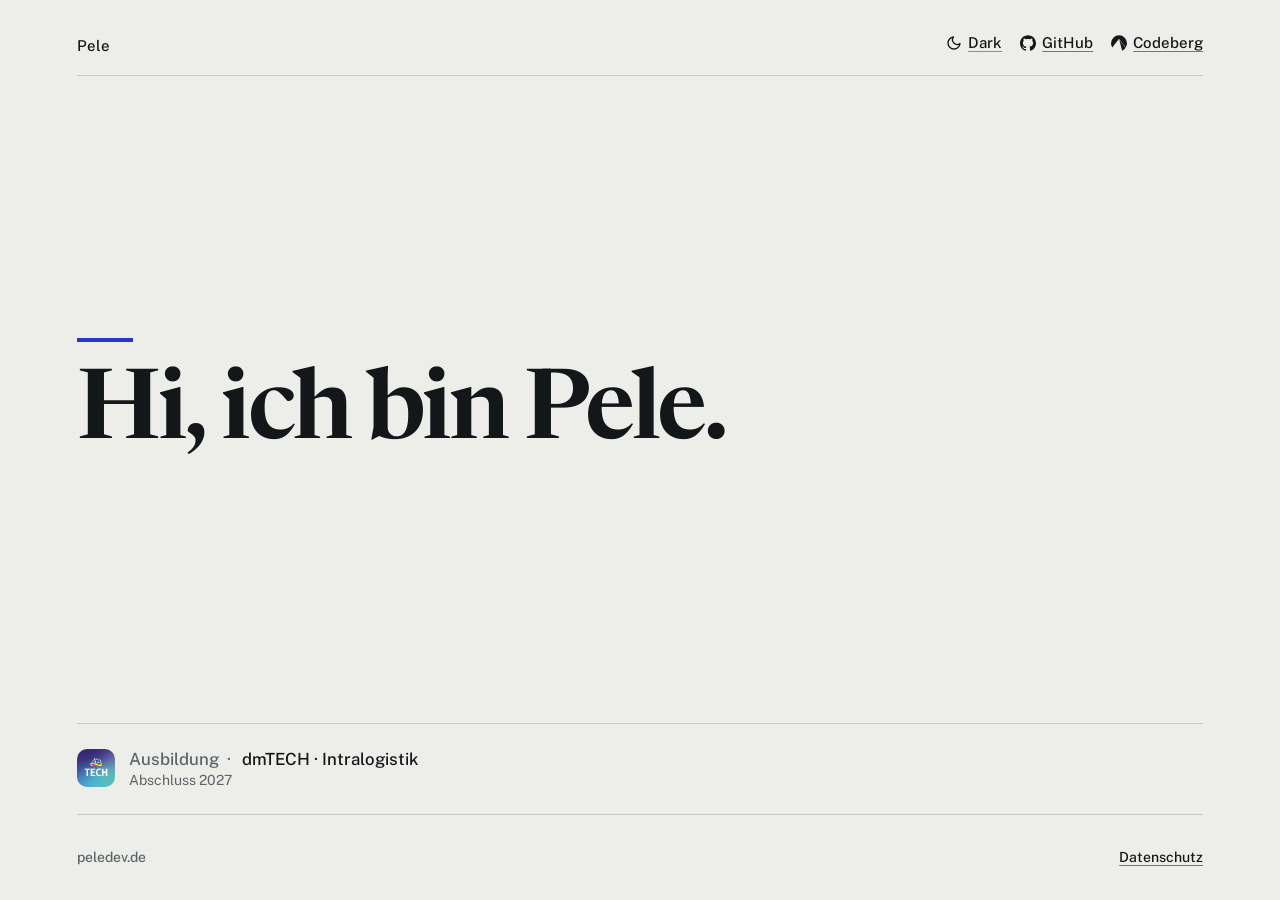
<file: site/index.html>
<!DOCTYPE html>
<html lang="de">
<head>
  <meta charset="utf-8">
  <meta name="viewport" content="width=device-width, initial-scale=1">
  <title>peledev.de — Fachinformatiker Anwendungsentwicklung</title>
  <meta name="description" content="peledev.de — Fachinformatiker Anwendungsentwicklung.">
  <link rel="icon" href="favicon.svg" type="image/svg+xml">
  <link rel="apple-touch-icon" href="og-icon.png">
  <meta name="color-scheme" content="light dark">
  <meta name="theme-color" content="#EDEEEA" media="(prefers-color-scheme: light)">
  <meta name="theme-color" content="#101314" media="(prefers-color-scheme: dark)">
  <meta property="og:type" content="website">
  <meta property="og:locale" content="de_DE">
  <meta property="og:site_name" content="peledev.de">
  <meta property="og:title" content="Pele — Fachinformatiker Anwendungsentwicklung">
  <meta property="og:description" content="Fachinformatiker Anwendungsentwicklung.">
  <meta property="og:url" content="https://peledev.de/">
  <meta property="og:image" content="https://peledev.de/og.png">
  <meta property="og:image:width" content="1200">
  <meta property="og:image:height" content="630">
  <meta property="og:image:alt" content="Pele — Fachinformatiker Anwendungsentwicklung">
  <meta name="twitter:card" content="summary_large_image">
  <meta name="twitter:title" content="Pele — Fachinformatiker Anwendungsentwicklung">
  <meta name="twitter:description" content="Fachinformatiker Anwendungsentwicklung.">
  <meta name="twitter:image" content="https://peledev.de/og.png">
  <link rel="preload" href="fonts/Newsreader-normal.woff2" as="font" type="font/woff2" crossorigin>
  <link rel="preload" href="fonts/PublicSans-normal.woff2" as="font" type="font/woff2" crossorigin>
  <link rel="stylesheet" href="styles.css?v=e78933ee">
  <script src="theme.js?v=3aa9b80b"></script>
</head>
<body>
  <header class="site-header">
    <a class="wordmark" href="index.html">Pele</a>
    <span class="header-right">
      <button class="theme-toggle" type="button" data-theme-toggle data-target="dark">
        <svg class="theme-icon theme-icon-sun" viewBox="0 0 24 24" width="16" height="16" fill="none"
             stroke="currentColor" stroke-width="2" stroke-linecap="round" stroke-linejoin="round"
             aria-hidden="true" focusable="false">
          <circle cx="12" cy="12" r="4"/>
          <path d="M12 2v2M12 20v2M4.93 4.93l1.41 1.41M17.66 17.66l1.41 1.41M2 12h2M20 12h2M4.93 19.07l1.41-1.41M17.66 6.34l1.41-1.41"/>
        </svg>
        <svg class="theme-icon theme-icon-moon" viewBox="0 0 24 24" width="16" height="16" fill="none"
             stroke="currentColor" stroke-width="2" stroke-linecap="round" stroke-linejoin="round"
             aria-hidden="true" focusable="false">
          <path d="M21 12.79A9 9 0 1 1 11.21 3 7 7 0 0 0 21 12.79Z"/>
        </svg>
        <span class="theme-toggle-label">Dunkel</span>
      </button>
      <a class="header-link" href="https://github.com/GreyTime" aria-label="GitHub">
        <svg viewBox="0 0 24 24" width="16" height="16" fill="currentColor" aria-hidden="true" focusable="false">
          <path d="M12 .297c-6.63 0-12 5.373-12 12 0 5.303 3.438 9.8 8.205 11.385.6.113.82-.258.82-.577 0-.285-.01-1.04-.015-2.04-3.338.724-4.042-1.61-4.042-1.61C4.422 18.07 3.633 17.7 3.633 17.7c-1.087-.744.084-.729.084-.729 1.205.084 1.838 1.236 1.838 1.236 1.07 1.835 2.809 1.305 3.495.998.108-.776.417-1.305.76-1.605-2.665-.3-5.466-1.332-5.466-5.93 0-1.31.465-2.38 1.235-3.22-.135-.303-.54-1.523.105-3.176 0 0 1.005-.322 3.3 1.23.96-.267 1.98-.399 3-.405 1.02.006 2.04.138 3 .405 2.28-1.552 3.285-1.23 3.285-1.23.645 1.653.24 2.873.12 3.176.765.84 1.23 1.91 1.23 3.22 0 4.61-2.805 5.625-5.475 5.92.42.36.81 1.096.81 2.22 0 1.606-.015 2.896-.015 3.286 0 .315.21.69.825.57C20.565 22.092 24 17.592 24 12.297c0-6.627-5.373-12-12-12"/>
        </svg>
        <span class="header-link-label">GitHub</span>
      </a>
      <a class="header-link" href="https://codeberg.org/pele" aria-label="Codeberg">
        <svg viewBox="0 0 24 24" width="16" height="16" fill="currentColor" aria-hidden="true" focusable="false">
          <path d="M11.955.49A12 12 0 0 0 0 12.49a12 12 0 0 0 1.832 6.373L11.838 5.928a.187.14 0 0 1 .324 0l10.006 12.935A12 12 0 0 0 24 12.49a12 12 0 0 0-12-12 12 12 0 0 0-.045 0zm.375 6.467 4.416 16.553a12 12 0 0 0 5.137-4.213z"/>
        </svg>
        <span class="header-link-label">Codeberg</span>
      </a>
    </span>
  </header>

  <main>
    <div class="hero">
      <div class="accent-line" aria-hidden="true"></div>
      <h1 class="hero-title">Hi, ich bin Pele.</h1>
    </div>

    <section class="current" aria-label="Aktuell">
      <img class="current-logo" src="img/dmtech.jpg" width="38" height="38"
           alt="dmTECH" loading="lazy" decoding="async">
      <p class="current-text">
        <span class="current-label">Ausbildung</span>
        dmTECH · Intralogistik
        <span class="current-meta">Abschluss 2027</span>
      </p>
    </section>
  </main>

  <footer class="site-footer">
    <span class="footer-domain">peledev.de</span>
    <a href="datenschutz.html">Datenschutz</a>
  </footer>
</body>
</html>
</file>
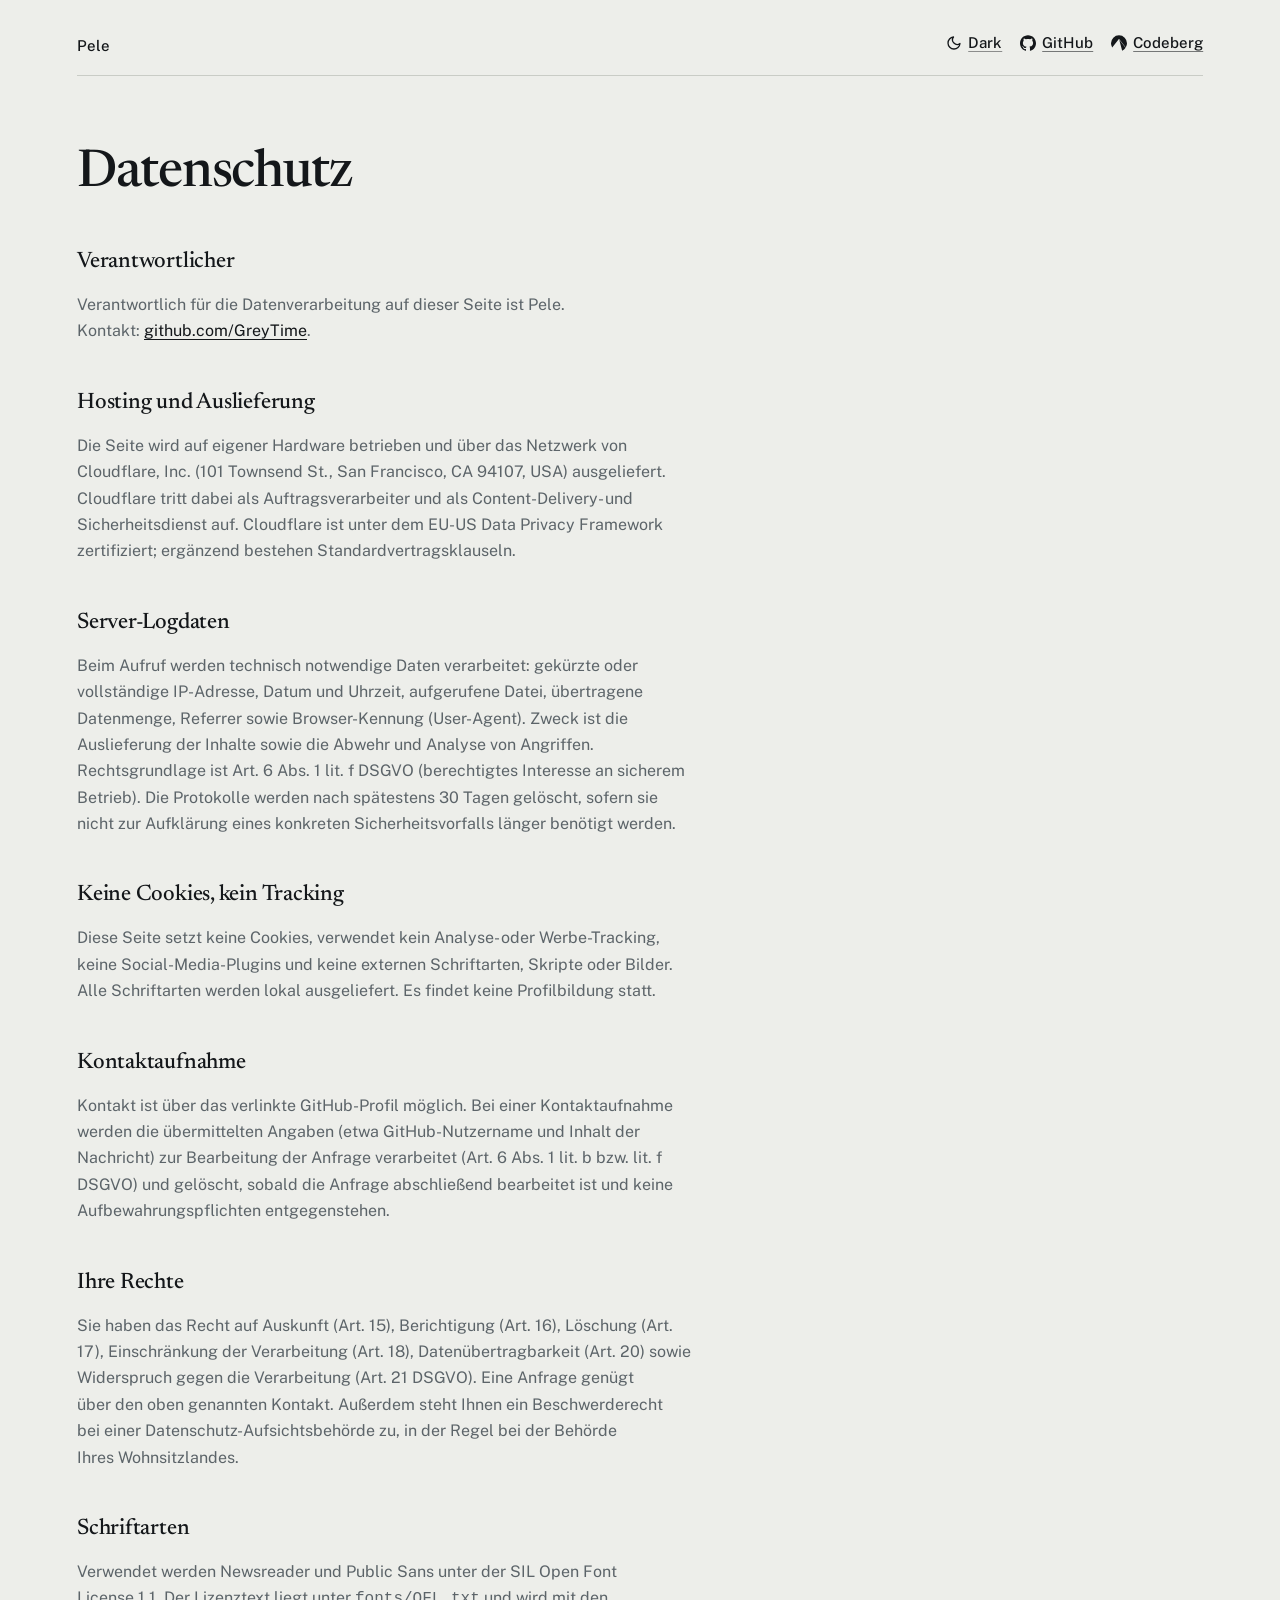
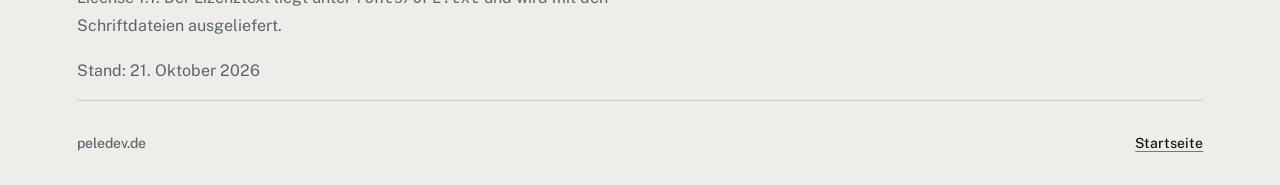
<file: site/datenschutz.html>
<!DOCTYPE html>
<html lang="de">
<head>
  <meta charset="utf-8">
  <meta name="viewport" content="width=device-width, initial-scale=1">
  <title>Datenschutz — peledev.de</title>
  <meta name="description" content="Datenschutzerklärung für peledev.de: keine Cookies, kein Tracking, keine externen Ressourcen.">
  <meta name="robots" content="noindex">
  <link rel="icon" href="favicon.svg" type="image/svg+xml">
  <meta name="color-scheme" content="light dark">
  <meta name="theme-color" content="#EDEEEA" media="(prefers-color-scheme: light)">
  <meta name="theme-color" content="#101314" media="(prefers-color-scheme: dark)">
  <link rel="preload" href="fonts/Newsreader-normal.woff2" as="font" type="font/woff2" crossorigin>
  <link rel="preload" href="fonts/PublicSans-normal.woff2" as="font" type="font/woff2" crossorigin>
  <link rel="stylesheet" href="styles.css?v=e78933ee">
  <script src="theme.js?v=3aa9b80b"></script>
</head>
<body>
  <header class="site-header">
    <a class="wordmark" href="index.html">Pele</a>
    <span class="header-right">
      <button class="theme-toggle" type="button" data-theme-toggle data-target="dark">
        <svg class="theme-icon theme-icon-sun" viewBox="0 0 24 24" width="16" height="16" fill="none"
             stroke="currentColor" stroke-width="2" stroke-linecap="round" stroke-linejoin="round"
             aria-hidden="true" focusable="false">
          <circle cx="12" cy="12" r="4"/>
          <path d="M12 2v2M12 20v2M4.93 4.93l1.41 1.41M17.66 17.66l1.41 1.41M2 12h2M20 12h2M4.93 19.07l1.41-1.41M17.66 6.34l1.41-1.41"/>
        </svg>
        <svg class="theme-icon theme-icon-moon" viewBox="0 0 24 24" width="16" height="16" fill="none"
             stroke="currentColor" stroke-width="2" stroke-linecap="round" stroke-linejoin="round"
             aria-hidden="true" focusable="false">
          <path d="M21 12.79A9 9 0 1 1 11.21 3 7 7 0 0 0 21 12.79Z"/>
        </svg>
        <span class="theme-toggle-label">Dunkel</span>
      </button>
      <a class="header-link" href="https://github.com/GreyTime" aria-label="GitHub">
        <svg viewBox="0 0 24 24" width="16" height="16" fill="currentColor" aria-hidden="true" focusable="false">
          <path d="M12 .297c-6.63 0-12 5.373-12 12 0 5.303 3.438 9.8 8.205 11.385.6.113.82-.258.82-.577 0-.285-.01-1.04-.015-2.04-3.338.724-4.042-1.61-4.042-1.61C4.422 18.07 3.633 17.7 3.633 17.7c-1.087-.744.084-.729.084-.729 1.205.084 1.838 1.236 1.838 1.236 1.07 1.835 2.809 1.305 3.495.998.108-.776.417-1.305.76-1.605-2.665-.3-5.466-1.332-5.466-5.93 0-1.31.465-2.38 1.235-3.22-.135-.303-.54-1.523.105-3.176 0 0 1.005-.322 3.3 1.23.96-.267 1.98-.399 3-.405 1.02.006 2.04.138 3 .405 2.28-1.552 3.285-1.23 3.285-1.23.645 1.653.24 2.873.12 3.176.765.84 1.23 1.91 1.23 3.22 0 4.61-2.805 5.625-5.475 5.92.42.36.81 1.096.81 2.22 0 1.606-.015 2.896-.015 3.286 0 .315.21.69.825.57C20.565 22.092 24 17.592 24 12.297c0-6.627-5.373-12-12-12"/>
        </svg>
        <span class="header-link-label">GitHub</span>
      </a>
      <a class="header-link" href="https://codeberg.org/pele" aria-label="Codeberg">
        <svg viewBox="0 0 24 24" width="16" height="16" fill="currentColor" aria-hidden="true" focusable="false">
          <path d="M11.955.49A12 12 0 0 0 0 12.49a12 12 0 0 0 1.832 6.373L11.838 5.928a.187.14 0 0 1 .324 0l10.006 12.935A12 12 0 0 0 24 12.49a12 12 0 0 0-12-12 12 12 0 0 0-.045 0zm.375 6.467 4.416 16.553a12 12 0 0 0 5.137-4.213z"/>
        </svg>
        <span class="header-link-label">Codeberg</span>
      </a>
    </span>
  </header>

  <main class="legal">
    <h1 class="legal-title">Datenschutz</h1>

    <div class="prose">
      <h2>Verantwortlicher</h2>
      <p>Verantwortlich für die Datenverarbeitung auf dieser Seite ist Pele. Kontakt: <a href="https://github.com/GreyTime">github.com/GreyTime</a>.</p>

      <h2>Hosting und Auslieferung</h2>
      <p>Die Seite wird auf eigener Hardware betrieben und über das Netzwerk von Cloudflare, Inc. (101 Townsend St., San Francisco, CA 94107, USA) ausgeliefert. Cloudflare tritt dabei als Auftragsverarbeiter und als Content-Delivery- und Sicherheitsdienst auf. Cloudflare ist unter dem EU-US Data Privacy Framework zertifiziert; ergänzend bestehen Standardvertragsklauseln.</p>

      <h2>Server-Logdaten</h2>
      <p>Beim Aufruf werden technisch notwendige Daten verarbeitet: gekürzte oder vollständige IP-Adresse, Datum und Uhrzeit, aufgerufene Datei, übertragene Datenmenge, Referrer sowie Browser-Kennung (User-Agent). Zweck ist die Auslieferung der Inhalte sowie die Abwehr und Analyse von Angriffen. Rechtsgrundlage ist Art. 6 Abs. 1 lit. f DSGVO (berechtigtes Interesse an sicherem Betrieb). Die Protokolle werden nach spätestens 30 Tagen gelöscht, sofern sie nicht zur Aufklärung eines konkreten Sicherheitsvorfalls länger benötigt werden.</p>

      <h2>Keine Cookies, kein Tracking</h2>
      <p>Diese Seite setzt keine Cookies, verwendet kein Analyse- oder Werbe-Tracking, keine Social-Media-Plugins und keine externen Schriftarten, Skripte oder Bilder. Alle Schriftarten werden lokal ausgeliefert. Es findet keine Profilbildung statt.</p>

      <h2>Kontaktaufnahme</h2>
      <p>Kontakt ist über das verlinkte GitHub-Profil möglich. Bei einer Kontaktaufnahme werden die übermittelten Angaben (etwa GitHub-Nutzername und Inhalt der Nachricht) zur Bearbeitung der Anfrage verarbeitet (Art. 6 Abs. 1 lit. b bzw. lit. f DSGVO) und gelöscht, sobald die Anfrage abschließend bearbeitet ist und keine Aufbewahrungspflichten entgegenstehen.</p>

      <h2>Ihre Rechte</h2>
      <p>Sie haben das Recht auf Auskunft (Art. 15), Berichtigung (Art. 16), Löschung (Art. 17), Einschränkung der Verarbeitung (Art. 18), Datenübertragbarkeit (Art. 20) sowie Widerspruch gegen die Verarbeitung (Art. 21 DSGVO). Eine Anfrage genügt über den oben genannten Kontakt. Außerdem steht Ihnen ein Beschwerderecht bei einer Datenschutz-Aufsichtsbehörde zu, in der Regel bei der Behörde Ihres Wohnsitzlandes.</p>

      <h2>Schriftarten</h2>
      <p>Verwendet werden Newsreader und Public Sans unter der SIL Open Font License 1.1. Der Lizenztext liegt unter <code>fonts/OFL.txt</code> und wird mit den Schriftdateien ausgeliefert.</p>

      <p><em>Stand: 21. Oktober 2026</em></p>
    </div>
  </main>

  <footer class="site-footer">
    <span class="footer-domain">peledev.de</span>
    <a href="index.html">Startseite</a>
  </footer>
</body>
</html>
</file>
<file: site/styles.css>
/* peledev.de — Wortmarke, ein Satz, ein Link. Die Typografie ist das Design. */

@font-face {
  font-family: "Newsreader";
  src: url("fonts/Newsreader-normal.woff2") format("woff2");
  font-weight: 300 600;
  font-style: normal;
  font-display: swap;
}

@font-face {
  font-family: "Newsreader";
  src: url("fonts/Newsreader-italic.woff2") format("woff2");
  font-weight: 300 600;
  font-style: italic;
  font-display: swap;
}

@font-face {
  font-family: "Public Sans";
  src: url("fonts/PublicSans-normal.woff2") format("woff2");
  font-weight: 300 700;
  font-style: normal;
  font-display: swap;
}

:root {
  color-scheme: light dark;

  --paper: #EDEEEA;
  --ink: #14171A;
  --muted: #5C6469;
  --rule: #C9CCC6;
  --accent: #2A35C9;

  --gutter: clamp(1.25rem, 6vw, 6rem);
  --column: 88rem;
  --display: "Newsreader", "Iowan Old Style", Georgia, serif;
  --sans: "Public Sans", system-ui, -apple-system, "Segoe UI", sans-serif;
}

@media (prefers-color-scheme: dark) {
  :root:not([data-theme="light"]) {
    --paper: #101314;
    --ink: #EDEEEA;
    --muted: #9AA1A6;
    --rule: #2B3134;
    --accent: #9AA4FF;
  }
}

/* Manuelle Wahl schlaegt die Systemeinstellung */
:root[data-theme="dark"] {
  color-scheme: dark;
  --paper: #101314;
  --ink: #EDEEEA;
  --muted: #9AA1A6;
  --rule: #2B3134;
  --accent: #9AA4FF;
}

:root[data-theme="light"] {
  color-scheme: light;
  --paper: #EDEEEA;
  --ink: #14171A;
  --muted: #5C6469;
  --rule: #C9CCC6;
  --accent: #2A35C9;
}

*,
*::before,
*::after {
  box-sizing: border-box;
}

html {
  -webkit-text-size-adjust: 100%;
}

body {
  display: flex;
  flex-direction: column;
  min-height: 100svh;
  margin: 0;
  padding-inline: var(--gutter);
  background: var(--paper);
  color: var(--ink);
  font-family: var(--sans);
  font-size: 1rem;
  font-weight: 400;
  line-height: 1.5;
  font-synthesis: none;
  -webkit-font-smoothing: antialiased;
  text-rendering: optimizeLegibility;
}

::selection {
  background: var(--ink);
  color: var(--paper);
}

a {
  color: inherit;
  text-decoration-line: underline;
  text-decoration-thickness: 1px;
  text-underline-offset: 0.18em;
  text-decoration-color: color-mix(in srgb, currentColor 55%, transparent);
}

a:hover {
  color: var(--accent);
  text-decoration-color: currentColor;
}

a:focus-visible {
  outline: 2px solid var(--accent);
  outline-offset: 3px;
}

.site-header,
main,
.site-footer {
  width: 100%;
  max-width: var(--column);
  margin-inline: auto;
}

/* Header */

.site-header {
  display: flex;
  flex-wrap: wrap;
  align-items: baseline;
  justify-content: space-between;
  gap: 0.5rem 1.5rem;
  padding-block: clamp(1.5rem, 3vw, 2rem) clamp(0.85rem, 1.6vw, 1.1rem);
  border-bottom: 1px solid var(--rule);
  font-size: 0.9375rem;
  font-weight: 500;
}

.wordmark {
  color: var(--ink);
  letter-spacing: 0.01em;
  text-decoration: none;
}

.wordmark:hover {
  color: var(--accent);
}

/* Hero */

main {
  display: flex;
  flex: 1;
  flex-direction: column;
}

.hero {
  margin-block: auto;
  padding-block: clamp(2.5rem, 8vh, 5rem);
}

.accent-line {
  width: 56px;
  height: 4px;
  margin-bottom: 1.75rem;
  background: var(--accent);
}

main {
  container-type: inline-size;
}

.hero-title {
  max-width: 100%;
  margin: 0;
  color: var(--ink);
  font-family: var(--display);
  /* Fallback ohne Container-Queries */
  font-size: clamp(1.55rem, 8.3vw, 8rem);
  /* skaliert mit der Spaltenbreite: Wort bleibt immer in einer Zeile */
  font-size: clamp(1.55rem, 8.6cqw, 9rem);
  font-weight: 600;
  font-optical-sizing: auto;
  letter-spacing: -0.035em;
  line-height: 0.95;
}

.header-right {
  display: flex;
  align-items: center;
  gap: 1.1rem;
}

.header-link {
  display: inline-flex;
  align-items: center;
  gap: 0.4rem;
  /* Der Unterstrich sitzt am Label, nicht unter dem Icon. */
  text-decoration: none;
}

.header-link svg,
.theme-toggle svg {
  flex: none;
  width: 1em;
  height: 1em;
  font-size: 1rem;
}

.header-link-label,
.theme-toggle-label {
  text-decoration-line: underline;
  text-decoration-thickness: 1px;
  text-underline-offset: 0.18em;
}

.header-link-label {
  text-decoration-color: color-mix(in srgb, currentColor 55%, transparent);
}

.header-link:hover .header-link-label {
  text-decoration-color: currentColor;
}

.theme-toggle {
  display: inline-flex;
  align-items: center;
  gap: 0.4rem;
  padding: 0;
  border: 0;
  background: none;
  color: var(--ink);
  font: inherit;
  font-size: 0.9375rem;
  cursor: pointer;
}

.theme-toggle-label {
  text-decoration-color: color-mix(in srgb, currentColor 45%, transparent);
}

.theme-toggle:hover {
  color: var(--accent);
}

.theme-toggle:hover .theme-toggle-label {
  text-decoration-color: currentColor;
}

.theme-toggle:focus-visible {
  outline: 2px solid var(--accent);
  outline-offset: 3px;
}

/* Das Icon zeigt das Ziel: Mond = "Dunkel", Sonne = "Hell". */
.theme-icon-sun {
  display: none;
}

.theme-toggle[data-target="light"] .theme-icon-sun {
  display: block;
}

.theme-toggle[data-target="light"] .theme-icon-moon {
  display: none;
}

/* Aktuell */

.current {
  display: flex;
  align-items: center;
  gap: 0.9rem;
  padding-block: clamp(1.15rem, 2.4vw, 1.5rem);
  border-top: 1px solid var(--rule);
}

.current-logo {
  width: 38px;
  height: 38px;
  border-radius: 10px;
  flex: none;
  align-self: flex-start;
  margin-top: 1px;
}

.current-text {
  margin: 0;
  color: var(--ink);
  font-size: clamp(0.95rem, 1.6vw, 1.05rem);
  font-weight: 500;
  line-height: 1.35;
}

.current-label {
  color: var(--muted);
  font-weight: 500;
}

.current-label::after {
  content: "·";
  margin-inline: 0.45em;
}

.current-meta {
  display: block;
  color: var(--muted);
  font-size: 0.875rem;
  font-weight: 400;
}

/* Footer */

.site-footer {
  padding-block: clamp(1.35rem, 3vw, 2rem);
  border-top: 1px solid var(--rule);
  color: var(--muted);
  font-size: 0.875rem;
  font-weight: 500;
  display: flex;
  flex-wrap: wrap;
  align-items: baseline;
  justify-content: space-between;
  gap: 0.5rem 1.5rem;
}

.footer-domain {
  color: var(--muted);
}

.site-footer a {
  color: var(--ink);
}

.site-footer a:hover,
.site-footer a:focus-visible {
  color: var(--accent);
}

/* Datenschutz */

.legal {
  padding-block: clamp(2.5rem, 7vw, 4.5rem) 0;
}

.legal-title {
  margin: 0;
  color: var(--ink);
  font-family: var(--display);
  font-size: clamp(2.25rem, 6vw, 3.25rem);
  font-weight: 500;
  font-optical-sizing: auto;
  letter-spacing: -0.025em;
  line-height: 1;
}

.prose {
  max-width: 62ch;
  margin-top: clamp(2rem, 5vw, 3rem);
  font-size: clamp(1rem, 1.2vw, 1.0625rem);
}

.prose p {
  color: var(--muted);
  line-height: 1.65;
  text-wrap: pretty;
}

.prose p + p {
  margin-top: 1.15em;
}

.prose h2 {
  margin: clamp(2rem, 4vw, 2.75rem) 0 0.5rem;
  color: var(--ink);
  font-family: var(--display);
  font-size: clamp(1.2rem, 2vw, 1.4rem);
  font-weight: 500;
  letter-spacing: -0.01em;
  line-height: 1.25;
}

.prose h2:first-child {
  margin-top: 0;
}

.prose a {
  color: var(--ink);
  text-decoration-color: currentColor;
}

.prose a:hover,
.prose a:focus-visible {
  color: var(--accent);
}

/* Bewegung: ein gestaffelter Auftritt, sonst nichts */

@keyframes rise {
  from {
    opacity: 0;
    transform: translateY(0.65rem);
  }
  to {
    opacity: 1;
    transform: none;
  }
}

@media (prefers-reduced-motion: no-preference) {
  .accent-line,
  .hero-title {
    animation: rise 500ms ease-out both;
  }

  .accent-line {
    animation-delay: 0ms;
  }

  .hero-title {
    animation-delay: 60ms;
  }
}

@media (prefers-reduced-motion: reduce) {
  .accent-line,
  .hero-title {
    animation: none;
  }
}

/* Schmale Viewports */

/* Social-Links zeigen nur das Icon; das Label bleibt fuer Screenreader im DOM. */
@media (max-width: 30rem) {
  .header-link-label {
    position: absolute;
    width: 1px;
    height: 1px;
    margin: -1px;
    padding: 0;
    overflow: hidden;
    clip-path: inset(50%);
    white-space: nowrap;
    border: 0;
  }
}

/* Polish: Akzentlinie waechst, Headline schiebt minimal */
.accent-line,
.hero-title {
  transition: width 260ms ease-out, margin-left 260ms ease-out;
}

.hero:hover .accent-line,
.hero:focus-within .accent-line {
  width: 96px;
}

.hero:hover .hero-title,
.hero:focus-within .hero-title {
  margin-left: 2px;
}

@media (prefers-reduced-motion: reduce) {
  .accent-line,
  .hero-title {
    transition: none;
  }
}

/* 404 */
.hero-sub {
  max-width: 42ch;
  margin: 1.5rem 0 0;
  color: var(--muted);
  font-size: clamp(1rem, 2.2vw, 1.125rem);
}

.hero-sub a {
  color: var(--ink);
}

.hero-sub a:hover,
.hero-sub a:focus-visible {
  color: var(--accent);
}

/* Mobil: Berufsbezeichnung in einer Zeile, kein Trennstrich */
@media (max-width: 620px) {
  .hero-title {
    /* gross schlaegt einzeilig: 11.3vw, Umbruch am weichen Trennzeichen */
    font-size: clamp(2.2rem, 11.3vw, 3.2rem);
    letter-spacing: -0.042em;
    line-height: 0.9;
  }
}
</file>
